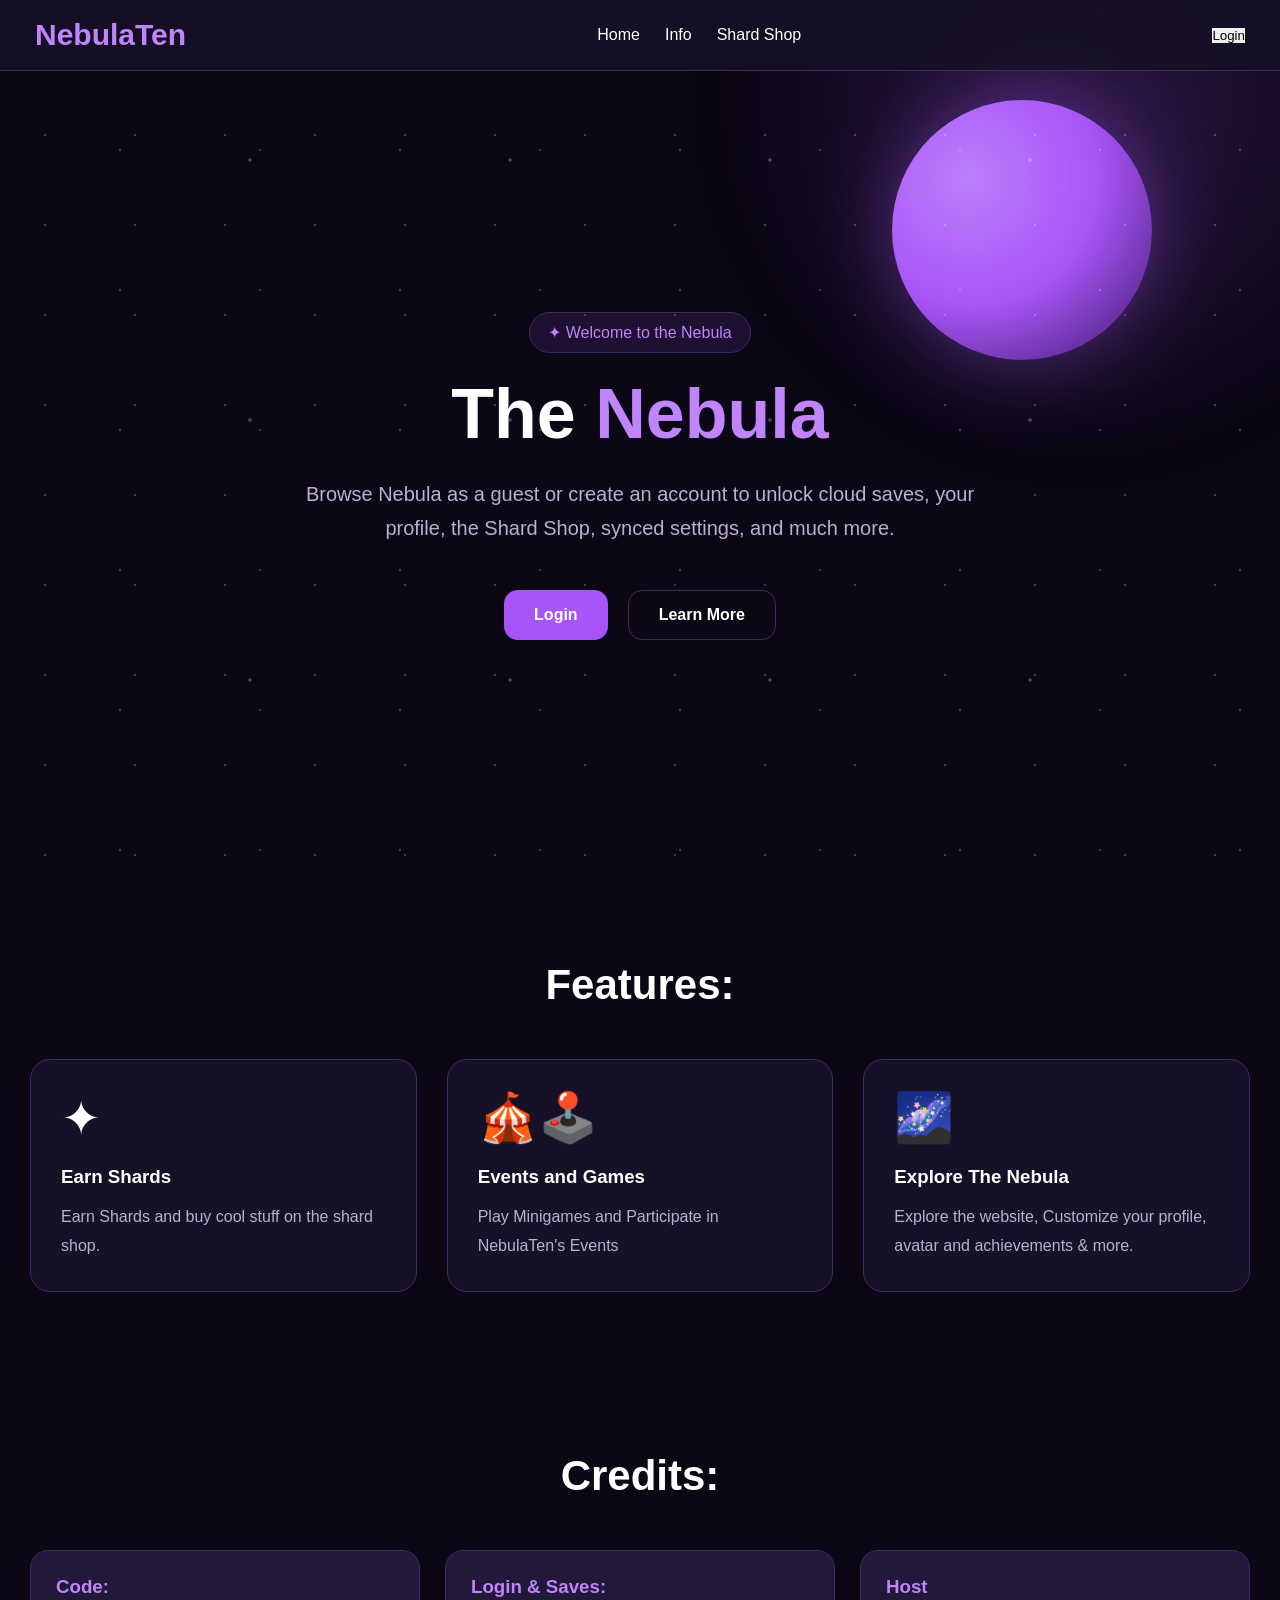
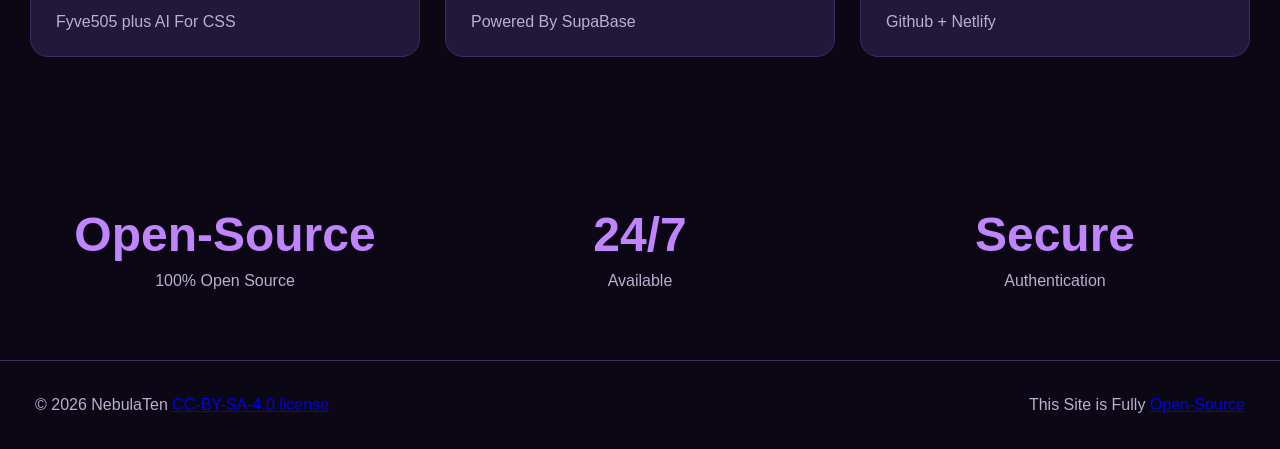
<file: site/index.html>
<!DOCTYPE html>
<html lang="en">
<head>

<meta charset="UTF-8">
<meta name="viewport" content="width=device-width, initial-scale=1.0">

<title>NebulaTen</title>

<link rel="icon" href="favicon.ico">

<link rel="stylesheet" href="css/variables.css">
<link rel="stylesheet" href="css/main.css">
<link rel="stylesheet" href="css/navbar.css">
<link rel="stylesheet" href="css/home.css">
<link rel="stylesheet" href="css/popup.css">

</head>

<body>

<nav>

    <div class="logo">
        NebulaTen
    </div>

    <div class="nav-links">

        <a href="index.html" class="active">Home</a>

        <a href="info.html">Info</a>

        <a href="shop.html">Shard Shop</a>

    </div>

    <div class="right">

        <button id="loginBtn" class="navButton">

            Login

        </button>

        <button id="profileBtn" class="navButton" style="display:none">

            Profile

        </button>

    </div>

</nav>

<div id="background">

    <div class="planet"></div>

    <div class="glow"></div>

    <div class="stars"></div>

</div>

<header class="hero">

    <div class="heroContent">

        <span class="badge">

            ✦ Welcome to the Nebula

        </span>

        <h1>

            The
            <span>Nebula</span>

        </h1>

        <p>

            Browse Nebula as a guest or create an account to unlock cloud
            saves, your profile, the Shard Shop, synced settings, and much
            more.

        </p>

        <div class="heroButtons">

            <button id="heroLogin">

                Login

            </button>

            <button id="learnMore">

                Learn More

            </button>

        </div>

    </div>

</header>

<section class="section">

    <h2>

        Features:

    </h2>

    <div class="cardGrid">

        <div class="card">

            <div class="icon">

                ✦

            </div>

            <h3>

                Earn Shards

            </h3>

            <p>

                Earn Shards and buy cool stuff on the shard shop.

            </p>

        </div>

        <div class="card">

            <div class="icon">

                🎪🕹️

            </div>

            <h3>

                Events and Games

            </h3>

            <p>

                Play Minigames and Participate in NebulaTen's Events

            </p>

        </div>

        <div class="card">

            <div class="icon">

                🌌

            </div>

            <h3>

                Explore The Nebula

            </h3>

            <p>

                Explore the website, Customize your profile, avatar and achievements & more.

            </p>

        </div>

    </div>

</section>

<section class="section">

    <h2>

        Credits:

    </h2>

    <div class="infoGrid">

        <div class="infoCard">

            <h3>

                Code:

            </h3>

            <p>

                Fyve505 plus AI For CSS

            </p>

        </div>

        <div class="infoCard">

            <h3>

                Login & Saves:

            </h3>

            <p>

                Powered By SupaBase

            </p>

        </div>

        <div class="infoCard">

            <h3>

                Host

            </h3>

            <p>

                Github + Netlify

            </p>

        </div>

    </div>

</section>

<section class="stats">

    <div>

        <h2>

            Open-Source

        </h2>

        <p>

            100% Open Source

        </p>

    </div>

    <div>

        <h2>

            24/7

        </h2>

        <p>

            Available

        </p>

    </div>

    <div>

        <h2>

            Secure

        </h2>

        <p>

            Authentication

        </p>

    </div>

</section>

<footer>
    <div>
        © 2026 NebulaTen
        <a href="https://creativecommons.org/licenses/by-sa/4.0/" target="_blank" rel="noopener noreferrer">
            CC-BY-SA-4.0 license
        </a>
    </div>

    <div>
        This Site is Fully
        <a href="https://github.com/NebulaTen/NebulaTen/" target="_blank" rel="noopener noreferrer">
            Open-Source
        </a>
    </div>
</footer>

<script>

heroLogin.onclick=()=>{

location.href="login.html";

}

bottomLogin.onclick=()=>{

location.href="login.html";

}

learnMore.onclick=()=>{

location.href="info.html";

}

loginBtn.onclick=()=>{

location.href="login.html";

}

profileBtn.onclick=()=>{

location.href="profile.html";

}

</script>

<script type="module" src="js/session.js"></script>

<script type="module" src="js/navbar.js"></script>

<script type="module" src="js/popup.js"></script>

</body>
</html>
</file>
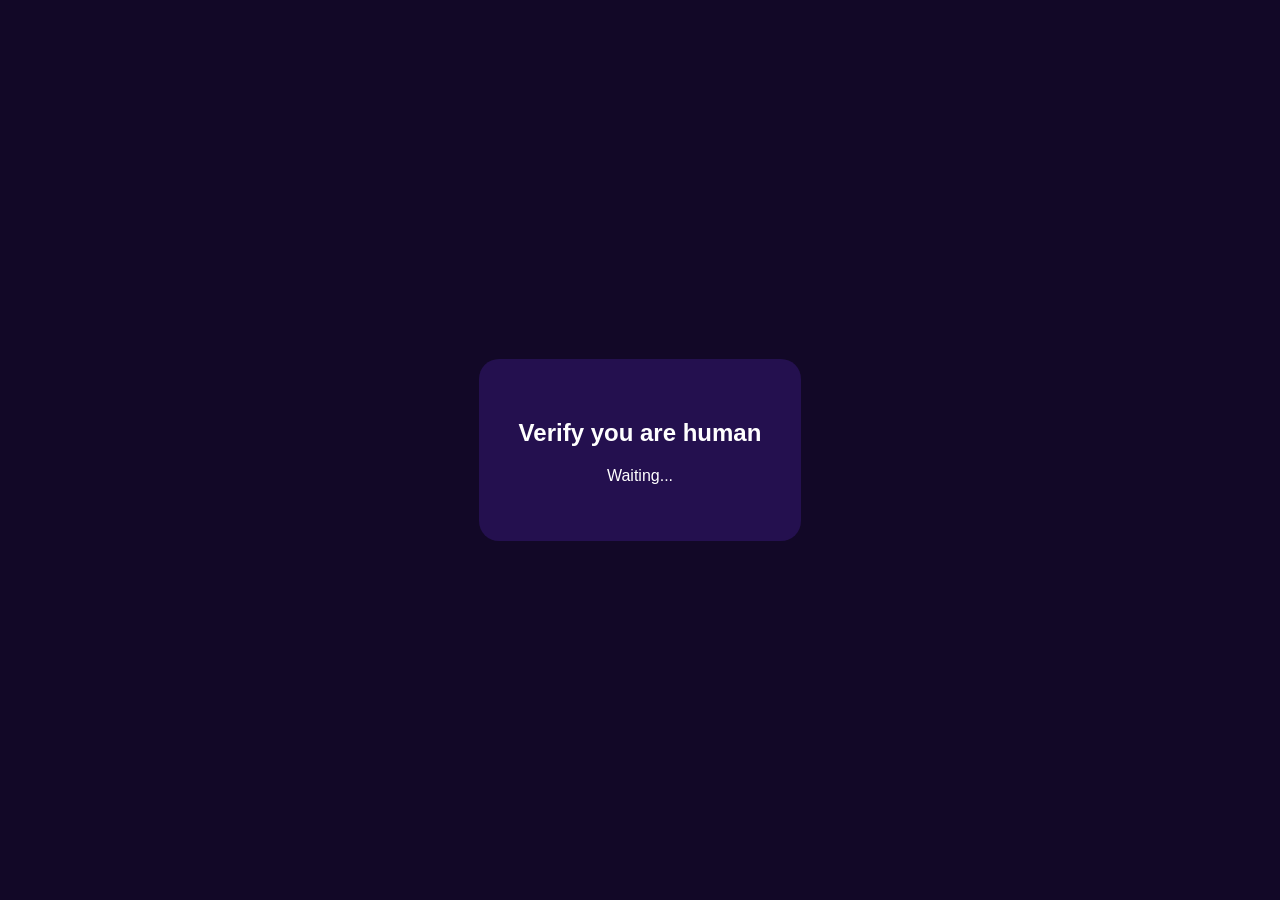
<file: site/captcha.html>
<!DOCTYPE html>
<html>
<head>
    <title>Verification Required</title>

    <style>
        body {
            margin:0;
            height:100vh;
            display:flex;
            justify-content:center;
            align-items:center;
            background:#120827;
            color:white;
            font-family:Arial;
        }

        .box {
            background:#24104f;
            padding:40px;
            border-radius:20px;
            text-align:center;
        }
    </style>
</head>

<body>

<div class="box">

    <h2>
        Verify you are human
    </h2>

    <div id="captcha"></div>

    <p id="status">
        Waiting...
    </p>

</div>


<script src="https://js.hcaptcha.com/1/api.js" async defer></script>

<script>

const SITEKEY =
"901a2c36-f0ea-48da-8ca6-e00a86f40046";


function verify(token) {

    fetch(
        "/.netlify/functions/verify",
        {
            method:"POST",
            credentials:"include",

            headers:{
                "Content-Type":
                "application/json"
            },

            body:JSON.stringify({
                token
            })
        }
    )
    .then(r => r.json())
    .then(data => {

        if(data.success){

            const params =
            new URLSearchParams(
                location.search
            );

            location.href =
            params.get("return") || "/";

        }
        else {

            document.getElementById(
                "status"
            ).textContent =
            "Failed. Try again.";

        }

    });

}



function loadCaptcha(){

    hcaptcha.render(
        "captcha",
        {
            sitekey:SITEKEY,
            callback:verify
        }
    );

}


const wait=setInterval(()=>{

    if(window.hcaptcha){

        clearInterval(wait);
        loadCaptcha();

    }

},100);


</script>

</body>
</html>
</file>
<file: site/css/variables.css>
:root{

    --bg:#0b0715;

    --card:#171127;

    --card2:#21183a;

    --accent:#a855f7;

    --accent2:#c084fc;

    --text:#ffffff;

    --text2:#b9b0d3;

    --border:#3b2d63;

    --success:#22c55e;

    --danger:#ef4444;

    --shadow:0 0 40px rgba(168,85,247,.30);

    --radius:18px;

}
</file>
<file: site/css/main.css>
*{

margin:0;
padding:0;
box-sizing:border-box;

font-family:Arial,Helvetica,sans-serif;

}

body{

background:var(--bg);

color:var(--text);

min-height:100vh;

}

button{

cursor:pointer;

border:none;

transition:.25s;

}

input{

outline:none;

}
</file>
<file: site/css/navbar.css>
nav{

position:sticky;

top:0;

display:flex;

justify-content:space-between;

align-items:center;

padding:18px 35px;

background:rgba(23,17,39,.9);

backdrop-filter:blur(12px);

border-bottom:1px solid var(--border);

}

.logo{

font-size:30px;

font-weight:bold;

color:var(--accent2);

}

.nav-links{

display:flex;

gap:25px;

}

.nav-links a{

color:var(--text);

text-decoration:none;

}

.nav-links a:hover{

color:var(--accent2);

}
</file>
<file: site/css/home.css>
/* ---------- Background ---------- */

#background{
    position:fixed;
    inset:0;
    overflow:hidden;
    z-index:-1;
    pointer-events:none;
}

.stars{
    position:absolute;
    inset:0;
    background-image:
        radial-gradient(#ffffff 1px,transparent 1px),
        radial-gradient(#ffffff 1px,transparent 1px),
        radial-gradient(#ffffff 2px,transparent 2px);

    background-size:
        90px 90px,
        140px 140px,
        260px 260px;

    background-position:
        0 0,
        50px 80px,
        120px 30px;

    opacity:.22;
}

.glow{

    position:absolute;

    width:700px;
    height:700px;

    background:radial-gradient(circle,var(--accent),transparent 70%);

    top:-250px;
    right:-150px;

    opacity:.22;

    filter:blur(60px);

}

.planet{

    position:absolute;

    width:260px;
    height:260px;

    border-radius:50%;

    background:
    radial-gradient(circle at 30% 30%,
    var(--accent2),
    var(--accent),
    #33125d);

    top:100px;
    right:10%;

    box-shadow:
    0 0 80px rgba(168,85,247,.45);

}

/* ---------- Hero ---------- */

.hero{

    min-height:90vh;

    display:flex;

    justify-content:center;

    align-items:center;

    text-align:center;

    padding:40px;

}

.heroContent{

    max-width:850px;

}

.badge{

    display:inline-block;

    padding:10px 18px;

    border-radius:999px;

    background:rgba(168,85,247,.12);

    color:var(--accent2);

    border:1px solid var(--border);

    margin-bottom:25px;

}

.hero h1{

    font-size:70px;

    line-height:1.05;

    margin-bottom:25px;

}

.hero h1 span{

    color:var(--accent2);

}

.hero p{

    font-size:20px;

    color:var(--text2);

    line-height:1.7;

    max-width:720px;

    margin:auto;

}

.heroButtons{

    margin-top:45px;

    display:flex;

    justify-content:center;

    gap:20px;

    flex-wrap:wrap;

}

.heroButtons button{

    padding:15px 30px;

    border-radius:14px;

    font-size:16px;

    font-weight:bold;

}

#heroLogin{

    background:var(--accent);

    color:white;

}

#heroLogin:hover{

    transform:translateY(-3px);

    box-shadow:var(--shadow);

}

#learnMore{

    background:transparent;

    color:var(--text);

    border:1px solid var(--border);

}

#learnMore:hover{

    background:var(--card2);

}

/* ---------- Sections ---------- */

.section{

    max-width:1300px;

    margin:auto;

    padding:80px 30px;

}

.section h2{

    text-align:center;

    font-size:42px;

    margin-bottom:50px;

}

/* ---------- Cards ---------- */

.cardGrid{

    display:grid;

    grid-template-columns:
    repeat(auto-fit,minmax(280px,1fr));

    gap:30px;

}

.card{

    background:var(--card);

    border:1px solid var(--border);

    border-radius:20px;

    padding:30px;

    transition:.25s;

}

.card:hover{

    transform:translateY(-8px);

    border-color:var(--accent);

    box-shadow:var(--shadow);

}

.icon{

    font-size:48px;

    margin-bottom:20px;

}

.card h3{

    margin-bottom:15px;

}

.card p{

    color:var(--text2);

    line-height:1.8;

}

/* ---------- Info ---------- */

.infoGrid{

    display:grid;

    grid-template-columns:
    repeat(auto-fit,minmax(260px,1fr));

    gap:25px;

}

.infoCard{

    background:var(--card2);

    border:1px solid var(--border);

    border-radius:18px;

    padding:25px;

}

.infoCard h3{

    margin-bottom:15px;

    color:var(--accent2);

}

.infoCard p{

    color:var(--text2);

}

/* ---------- Stats ---------- */

.stats{

    display:grid;

    grid-template-columns:
    repeat(auto-fit,minmax(200px,1fr));

    gap:25px;

    padding:70px 30px;

    text-align:center;

}

.stats h2{

    color:var(--accent2);

    font-size:48px;

}

.stats p{

    color:var(--text2);

    margin-top:10px;

}

/* ---------- CTA ---------- */

.cta{

    text-align:center;

    padding:90px 25px;

}

.cta h2{

    font-size:50px;

    margin-bottom:20px;

}

.cta p{

    color:var(--text2);

    margin-bottom:35px;

}

.cta button{

    background:var(--accent);

    color:white;

    padding:16px 32px;

    border-radius:14px;

    font-size:17px;

}

.cta button:hover{

    transform:translateY(-3px);

    box-shadow:var(--shadow);

}

/* ---------- Footer ---------- */

footer{

    border-top:1px solid var(--border);

    padding:35px;

    display:flex;

    justify-content:space-between;

    flex-wrap:wrap;

    gap:15px;

    color:var(--text2);

}

/* ---------- Responsive ---------- */

@media(max-width:900px){

.hero h1{

font-size:52px;

}

.planet{

display:none;

}

}

@media(max-width:600px){

.hero h1{

font-size:40px;

}

.section h2{

font-size:34px;

}

.heroButtons{

flex-direction:column;

}

.heroButtons button{

width:100%;

}

footer{

justify-content:center;

text-align:center;

}

}
</file>
<file: site/css/popup.css>
#guestPopup{

    position:fixed;

    inset:0;

    background:rgba(0,0,0,.72);

    backdrop-filter:blur(10px);

    display:flex;

    justify-content:center;

    align-items:center;

    z-index:99999;

    animation:fadeIn .25s ease;

}

.popup{

    width:450px;

    max-width:95%;

    background:var(--card);

    border:1px solid var(--border);

    border-radius:20px;

    box-shadow:var(--shadow);

    padding:30px;

}

.popup h2{

    color:var(--accent2);

    margin-bottom:15px;

}

.popup p{

    color:var(--text2);

    margin-bottom:20px;

    line-height:1.7;

}

.popup ul{

    margin-left:20px;

    margin-bottom:25px;

    color:var(--text2);

}

.popup li{

    margin-bottom:10px;

}

.popupButtons{

    display:flex;

    gap:12px;

}

.popupButtons button{

    flex:1;

    padding:14px;

    border-radius:12px;

    font-size:15px;

}

#popupLogin{

    background:var(--accent);

    color:white;

}

#popupLogin:hover{

    box-shadow:var(--shadow);

}

#popupContinue{

    background:var(--card2);

    color:white;

}

#popupContinue:hover{

    border:1px solid var(--accent);

}

@keyframes fadeIn{

    from{

        opacity:0;

    }

    to{

        opacity:1;

    }

}
</file>
